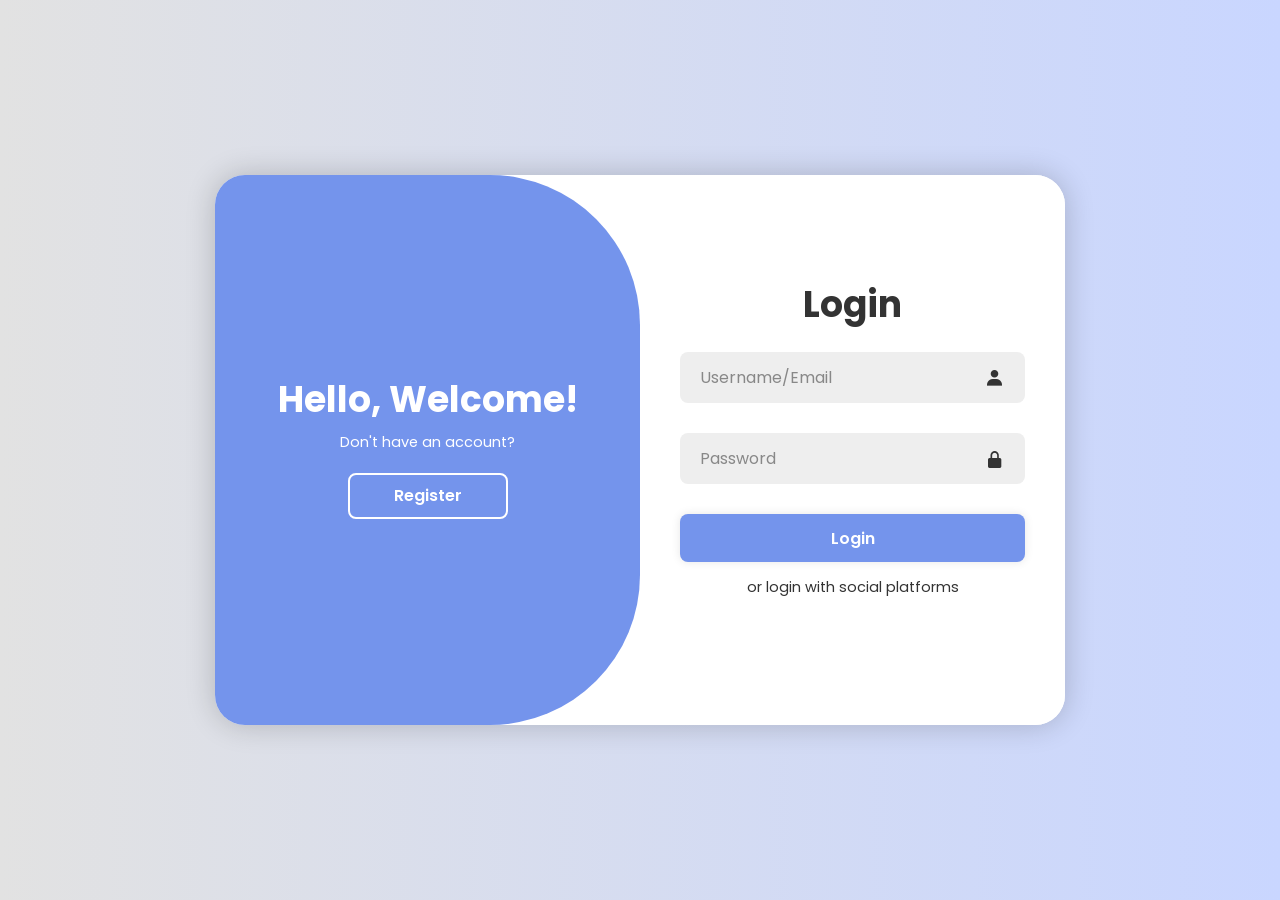
<file: index.html>
<!DOCTYPE html>
<html lang="en">
<head>
  <meta charset="UTF-8" />
  <meta name="viewport" content="width=device-width, initial-scale=1.0" />
  <link rel="icon" href="carlogo.png">
  <title>Login/Signup</title>
  <link rel="stylesheet" href="login.css" />
  <link href="https://unpkg.com/boxicons@2.1.4/css/boxicons.min.css" rel="stylesheet" />
</head>
<body>
  <!-- Popup Structure -->
<div id="render-popup" style="display: none;">
  <div class="popup-backdrop"></div>
  <div class="popup-box">
    <h3>Waking up the server... ⏳</h3>
    <p>Please hold on! Since this site is hosted on a free instance, it takes about <strong>30 to 45 seconds</strong> to spin up on your first visit.</p>
    <button id="close-popup-btn" onclick="closePopup()">Got it!</button>
  </div>
</div>

  <div id="toastContainer" class="toast-container">
    <div id="regMessage" class="toast-box">
        <span id="toastIcon"></span>
        <span id="toastText"></span>
    </div>
</div>

  <div class="container">
    <div class="form-box login">
      <form action="#">
        <h1>Login</h1>
        <div class="input-box">
          <input type="text" placeholder="Username/Email" id="username" required />
          <i class="bx bxs-user"></i>
        </div>
        <div class="input-box">
          <input type="password" placeholder="Password" id="password" required />
          <i class="bx bxs-lock-alt"></i>
        </div>
        <button type="submit" class="btn" id="accountlogin">Login</button>
        <p>or login with social platforms</p>
      </form>
    </div>

    <div class="form-box register">
      <form action="#">
        <h1>Registration</h1>
        <div class="input-box">
          <input type="text" placeholder="Username" id="newuser" required />
          <i class="bx bxs-user"></i>
        </div>
        <div class="input-box">
          <input type="email" placeholder="Email" id="newemail" required />
          <i class="bx bxs-envelope"></i>
        </div>
        <div class="input-box">
          <input type="password" placeholder="Password" id="newpassword" required />
          <i class="bx bxs-lock-alt"></i>
        </div>
        <button type="submit" class="btn" id="registeruser">Register</button>
        <p>or register with social platforms</p>
      </form>
    </div>

    <div class="toggle-box">
      <div class="toggle-panel toggle-left">
        <h1>Hello, Welcome!</h1>
        <p>Don't have an account?</p>
        <button class="btn register-btn">Register</button>
      </div>
      <div class="toggle-panel toggle-right">
        <h1>Welcome Back!</h1>
        <p>Already have an account?</p>
        <button class="btn login-btn">Login</button>
      </div>
    </div>
  </div>

  <script src="login.js"></script>
</body>
</html>
</file>
<file: login.css>
@import url("https://fonts.googleapis.com/css2?family=Poppins:ital,wght@0,100;0,200;0,300;0,400;0,500;0,600;0,700;0,800;0,900;1,100;1,200;1,300;1,400;1,500;1,600;1,700;1,800;1,900&display=swap");

* {
  margin: 0;
  padding: 0;
  box-sizing: border-box;
  font-family: "Poppins", sans-serif;
  text-decoration: none;
  list-style: none;
}

body {
  display: flex;
  justify-content: center;
  align-items: center;
  min-height: 100vh;
  background: linear-gradient(90deg, #e2e2e2, #c9d6ff);
}

.container {
  position: relative;
  width: 850px;
  height: 550px;
  background: #fff;
  margin: 20px;
  border-radius: 30px;
  box-shadow: 0 0 30px rgba(0, 0, 0, 0.2);
  overflow: hidden; /* IDHU DHAAN TOGGLE ANIMATION-AH SARI PANNUM */
}

.container h1 {
  font-size: 36px;
  margin: -10px 0;
}

.container p {
  font-size: 14.5px;
  margin: 15px 0;
}

form {
  width: 100%;
}

.form-box {
  position: absolute;
  right: 0;
  width: 50%;
  height: 100%;
  background: #fff;
  display: flex;
  align-items: center;
  color: #333;
  text-align: center;
  padding: 40px;
  z-index: 1;
  transition:
    0.6s ease-in-out 1.2s,
    visibility 0s 1s;
}

.container.active .form-box {
  right: 50%;
}

.form-box.register {
  visibility: hidden;
}
.container.active .form-box.register {
  visibility: visible;
}

.input-box {
  position: relative;
  margin: 30px 0;
}

.input-box input {
  width: 100%;
  padding: 13px 50px 13px 20px;
  background: #eee;
  border-radius: 8px;
  border: none;
  outline: none;
  font-size: 16px;
  color: #333;
  font-weight: 500;
}

.input-box input::placeholder {
  color: #888;
  font-weight: 400;
}

.input-box i {
  position: absolute;
  right: 20px;
  top: 50%;
  transform: translateY(-50%);
  font-size: 20px;
}

.forgot-link {
  margin: -15px 0 15px;
}
.forgot-link a {
  font-size: 14.5px;
  color: #333;
}

.btn {
  width: 100%;
  height: 48px;
  background: #7494ec;
  border-radius: 8px;
  box-shadow: 0 0 10px rgba(0, 0, 0, 0.1);
  border: none;
  cursor: pointer;
  font-size: 16px;
  color: #fff;
  font-weight: 600;
}

.social-icons {
  display: flex;
  justify-content: center;
}

.social-icons a {
  display: inline-flex;
  padding: 10px;
  border: 2px solid #ccc;
  border-radius: 8px;
  font-size: 24px;
  color: #333;
  margin: 0 8px;
}

.toggle-box {
  position: absolute;
  width: 100%;
  height: 100%;
}

.toggle-box::before {
  content: "";
  position: absolute;
  left: -250%;
  width: 300%;
  height: 100%;
  background: #7494ec;
  /* border: 2px solid red; */
  border-radius: 150px;
  z-index: 2;
  transition: 1.8s ease-in-out;
}

.container.active .toggle-box::before {
  left: 50%;
}

.toggle-panel {
  position: absolute;
  width: 50%;
  height: 100%;
  /* background: seagreen; */
  color: #fff;
  display: flex;
  flex-direction: column;
  justify-content: center;
  align-items: center;
  z-index: 2;
  transition: 0.6s ease-in-out;
}

.toggle-panel.toggle-left {
  left: 0;
  transition-delay: 1.2s;
}
.container.active .toggle-panel.toggle-left {
  left: -50%;
  transition-delay: 0.6s;
}

.toggle-panel.toggle-right {
  right: -50%;
  transition-delay: 0.6s;
}
.container.active .toggle-panel.toggle-right {
  right: 0;
  transition-delay: 1.2s;
}

.toggle-panel p {
  margin-bottom: 20px;
}

.toggle-panel .btn {
  width: 160px;
  height: 46px;
  background: transparent;
  border: 2px solid #fff;
  box-shadow: none;
}

@media screen and (max-width: 650px) {
  .container {
    height: calc(100vh - 40px);
  }

  .form-box {
    bottom: 0;
    width: 100%;
    height: 70%;
  }

  .container.active .form-box {
    right: 0;
    bottom: 30%;
  }

  .toggle-box::before {
    left: 0;
    top: -270%;
    width: 100%;
    height: 300%;
    border-radius: 20vw;
  }

  .container.active .toggle-box::before {
    left: 0;
    top: 70%;
  }

  .container.active .toggle-panel.toggle-left {
    left: 0;
    top: -30%;
  }

  .toggle-panel {
    width: 100%;
    height: 30%;
  }
  .toggle-panel.toggle-left {
    top: 0;
  }
  .toggle-panel.toggle-right {
    right: 0;
    bottom: -30%;
  }

  .container.active .toggle-panel.toggle-right {
    bottom: 0;
  }
}

@media screen and (max-width: 400px) {
  .form-box {
    padding: 20px;
  }

  .toggle-panel h1 {
    font-size: 30px;
  }
}
.messageDiv {
  background-color: hsl(327, 90%, 25%);
  color: white;
  padding: 10px 20px;
  margin: 10px;
  border-radius: 5px;
  font-size: 1rem;
  opacity: 0;
  animation: fadeOut 7s forwards;
}
.toast-container {
    position: fixed;
    top: 30px;
    left: 50%;
    transform: translateX(-50%) translateY(-100px); /* Starting-la mela hide aagi irukkum */
    z-index: 11000;
    transition: all 0.5s cubic-bezier(0.68, -0.55, 0.265, 1.55); /* Smooth bounce effect */
}

.toast-container.show {
    transform: translateX(-50%) translateY(0); /* Message varum podhu keela varum */
}

.toast-box {
    background: #fff;
    padding: 15px 30px;
    border-radius: 15px;
    box-shadow: 0 10px 30px rgba(0, 0, 0, 0.15); /* Clean Shadow */
    display: flex;
    align-items: center;
    gap: 15px;
    border-left: 5px solid #7494ec; /* Default blue side border */
    min-width: 300px;
}

#toastText {
    font-size: 16px;
    font-weight: 600;
    color: #333;
}

/* Success & Error colors for the side border */
.toast-success { border-left-color: #2ecc71; }
.toast-error { border-left-color: #e74c3c; }
.toast-warning { border-left-color: #f1c40f; }

/* --- MOBILE RESPONSIVE FIX --- */
@media screen and (max-width: 768px) {
    
    .container, .form-box, .main-content {
        width: 95% !important;
        margin: 10px auto !important;
        padding: 15px !important;
    }
    input, select, textarea, button {
        width: 100% !important;
        font-size: 16px !important; 
        margin-bottom: 10px !important;
    }

    
    .toggle-container {
        display: none; 
    }

   
    .table-responsive {
        overflow-x: auto;
        display: block;
    }
    .stats-section {
        flex-direction: column;
        text-align: center;
    }
}
/* Popup Container */
#render-popup {
  position: fixed;
  inset: 0;
  z-index: 99999;
  display: flex;
  align-items: center;
  justify-content: center;
}

/* Hide State */
.popup-hidden {
  display: none !important;
}

/* Background Overlay */
.popup-backdrop {
  position: fixed;
  inset: 0;
  background: rgba(0, 0, 0, 0.6);
  backdrop-filter: blur(3px);
}

/* Popup Modal Box */
.popup-box {
  position: relative;
  background: #ffffff;
  color: #1a1a1a;
  padding: 24px;
  border-radius: 12px;
  max-width: 420px;
  width: 90%;
  text-align: center;
  box-shadow: 0 10px 25px rgba(0, 0, 0, 0.2);
  font-family: system-ui, -apple-system, BlinkMacSystemFont, 'Segoe UI', Roboto, sans-serif;
}

.popup-box h3 {
  margin: 0 0 12px;
  font-size: 1.25rem;
  font-weight: 600;
}

.popup-box p {
  margin: 0 0 20px;
  font-size: 0.95rem;
  line-height: 1.5;
  color: #4a4a4a;
}

/* Close Button */
#close-popup-btn {
  background: #2563eb;
  color: #ffffff;
  border: none;
  padding: 10px 24px;
  font-size: 0.95rem;
  font-weight: 600;
  border-radius: 6px;
  cursor: pointer;
  transition: background 0.2s ease;
}

#close-popup-btn:hover {
  background: #1d4ed8;
}
</file>
